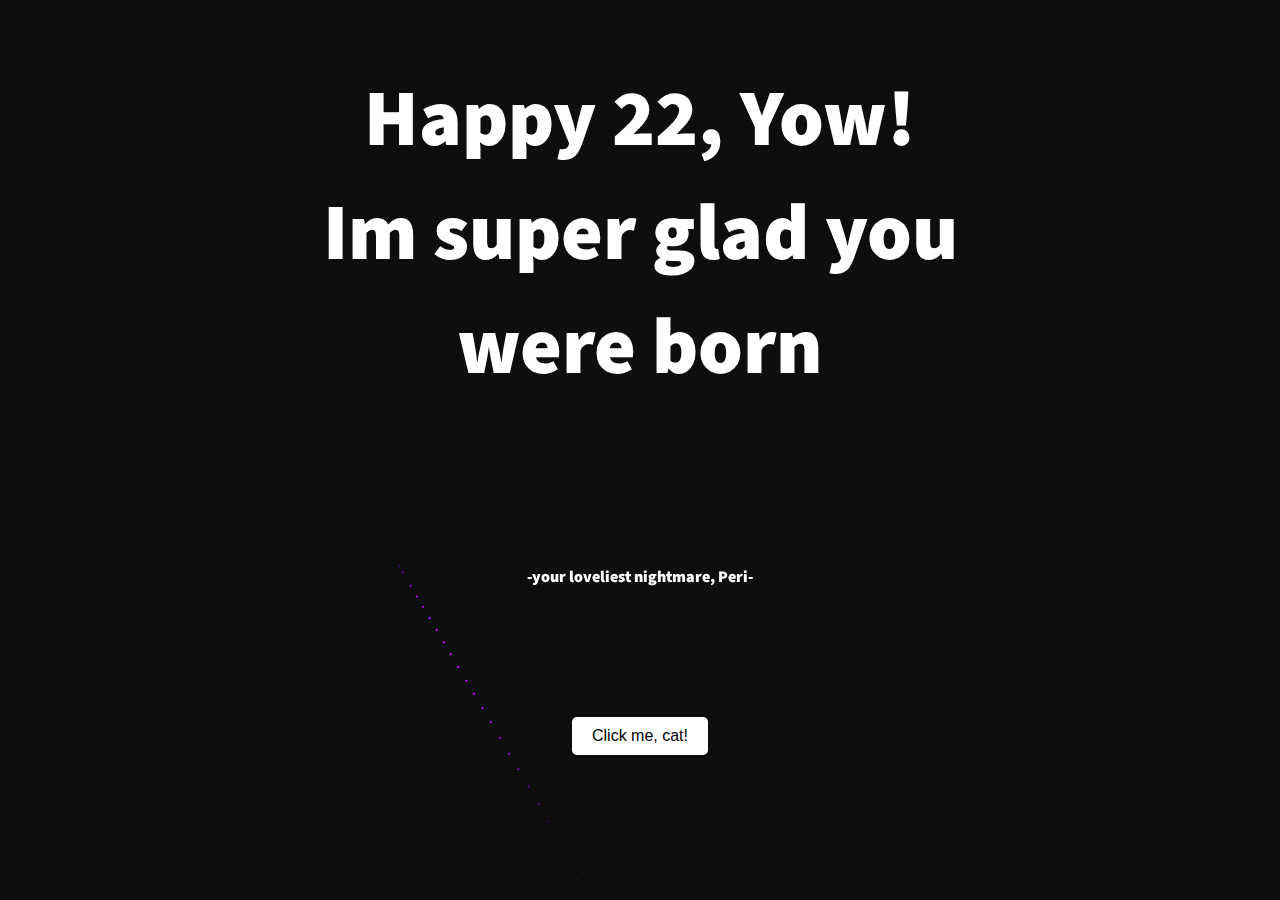
<file: index.html>
<!DOCTYPE html>
<html lang="en" >
<head>
  <meta charset="UTF-8">
  <title>Hi, ugly!</title>
  <link rel='stylesheet' href='https://fonts.googleapis.com/css?family=Source+Sans+Pro:900'><link rel="stylesheet" href="./style.css">
  <link rel="icon" href="img/cat.ico" type="image/x-icon" />
  <style>
    body {
    font-family: Arial, sans-serif;
    display: flex;
    align-items: center;
    justify-content: center;
    height: 100vh;
    margin: 0;
    background-color: #f0f0f0;
  }

  .gift-box {
    background-color: #ff3366;
    padding: 20px;
    border-radius: 10px;
    text-align: center;
    box-shadow: 0 4px 8px rgba(0, 0, 0, 0.1);
  }

  .button {
    background-color: #fff;
    color: #020202;
    padding: 10px 20px;
    border: none;
    border-radius: 5px;
    font-size: 16px;
    cursor: pointer;
    transition: background-color 0.3s, color 0.3s;
  }

  .button:hover {
    background-color: #ff3366;
    color: #fff;
  }
  </style>
</head>
<body>
<!-- partial:index.partial.html -->
<h1>Happy 22, Yow!<br>Im super glad you were born</h1>
<!-- <h5>im super glad you were born</h5> -->
<h6>-your loveliest nightmare, Peri-</h6>
<p><a href="page1.html"><button class="button" id="giftButton">Click me, cat!</button></a></p>
<canvas id="birthday"></canvas>
<!-- partial -->
  <script  src="./script.js"></script>

</body>
</html>
</file>
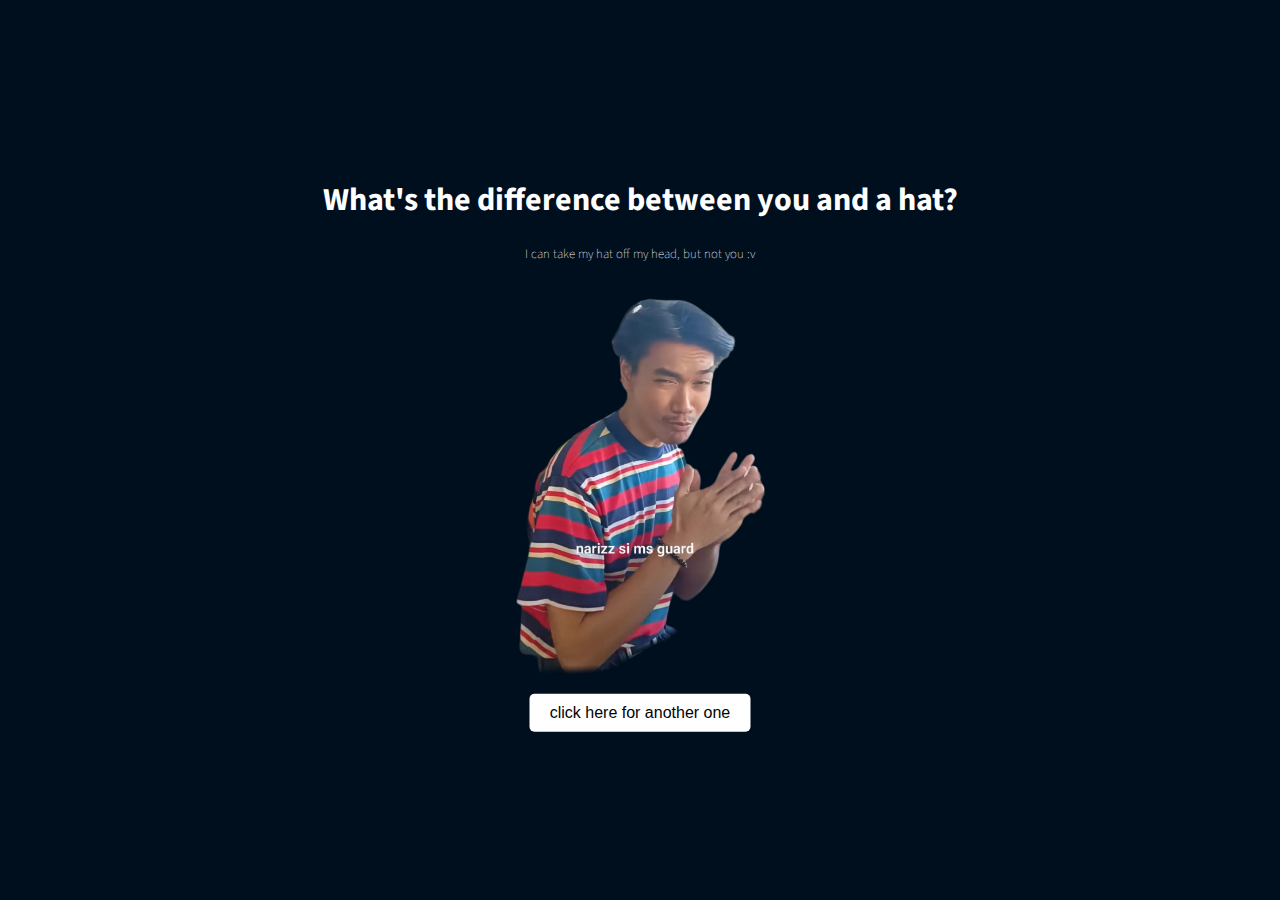
<file: page4.html>
<!DOCTYPE html>
<html lang="en" >
<head>
  <meta charset="UTF-8">
  <title>Hi, ugly!</title>
  <link rel='stylesheet' href='https://fonts.googleapis.com/css?family=Source+Sans+Pro:900'><link rel="stylesheet">
  <link rel="icon" href="img/cat.ico" type="image/x-icon" />
  <style>
    body {
        margin: 0;
        background: #000f1d;
    }

    div{
        position: absolute;
        top: 50%;
        left: 50%;
        transform: translate(-50%, -50%);
        color: #fff;
        font-family: "Source Sans Pro";
        
        font-weight: 100;
        -webkit-user-select: none;
        user-select: none;
        text-align: center;
    }

    h1 {text-align: center;font-size: 2em;}
    p {text-align: center;font-size: 0.8em;}

  .gift-box {
    background-color: #ff3366;
    padding: 20px;
    border-radius: 10px;
    text-align: center;
    box-shadow: 0 4px 8px rgba(0, 0, 0, 0.1);
  }

  .button {
    background-color: #fff;
    color: #020202;
    padding: 10px 20px;
    border: none;
    border-radius: 5px;
    font-size: 16px;
    cursor: pointer;
    transition: background-color 0.3s, color 0.3s;
  }

  .button:hover {
    background-color: #ff3366;
    color: #fff;
  }
  </style>
</head>
<body>
    <div>
        <h1>What's the difference between you and a hat?</h1>
        <p>I can take my hat off my head, but not you :v</p>
        <br>
        <img src="yowrizz.png" width="250">
        <p><a href="page5.html"><button class="button" id="giftButton">click here for another one</button></a></p>
    </div>
</body>
</html>
</file>
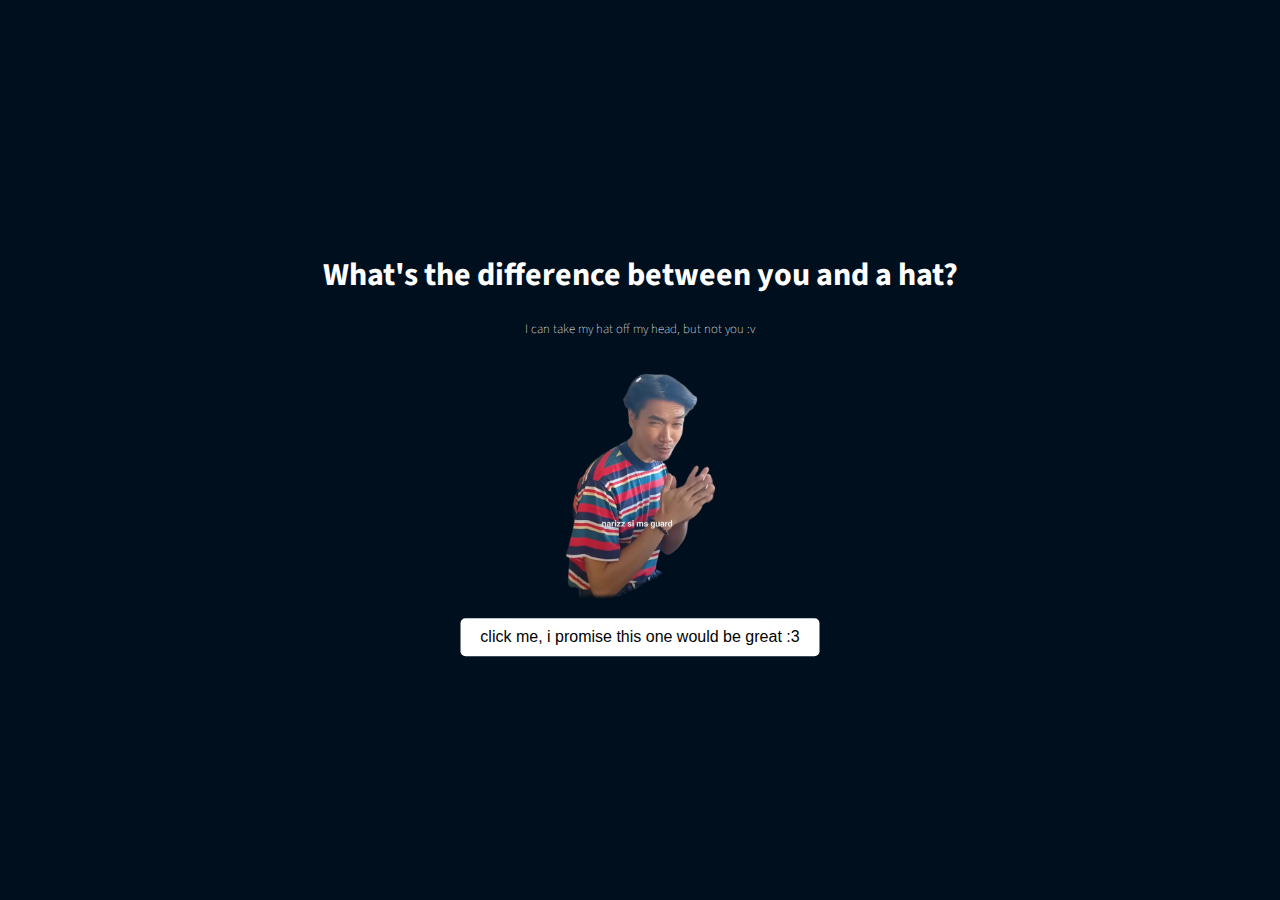
<file: page44.html>
<!DOCTYPE html>
<html lang="en" >
<head>
  <meta charset="UTF-8">
  <title>Hi, ugly!</title>
  <link rel='stylesheet' href='https://fonts.googleapis.com/css?family=Source+Sans+Pro:900'><link rel="stylesheet">
  <link rel="icon" href="img/cat.ico" type="image/x-icon" />
  <style>
    body {
        margin: 0;
        background: #000f1d;
    }

    div{
        position: absolute;
        top: 50%;
        left: 50%;
        transform: translate(-50%, -50%);
        color: #fff;
        font-family: "Source Sans Pro";
        
        font-weight: 100;
        -webkit-user-select: none;
        user-select: none;
        text-align: center;
    }

    h1 {text-align: center;font-size: 2em;}
    p {text-align: center;font-size: 0.8em;}

  .gift-box {
    background-color: #ff3366;
    padding: 20px;
    border-radius: 10px;
    text-align: center;
    box-shadow: 0 4px 8px rgba(0, 0, 0, 0.1);
  }

  .button {
    background-color: #fff;
    color: #020202;
    padding: 10px 20px;
    border: none;
    border-radius: 5px;
    font-size: 16px;
    cursor: pointer;
    transition: background-color 0.3s, color 0.3s;
  }

  .button:hover {
    background-color: #ff3366;
    color: #fff;
  }
  </style>
</head>
<body>
    <div>
        <h1>What's the difference between you and a hat?</h1>
        <p>I can take my hat off my head, but not you :v</p>
        <br>
        <img src="yowrizz.png" width="150">
        <p><a href="page4.html"><button class="button" id="giftButton">click me, i promise this one would be great :3</button></a></p>
    </div>
</body>
</html>
</file>
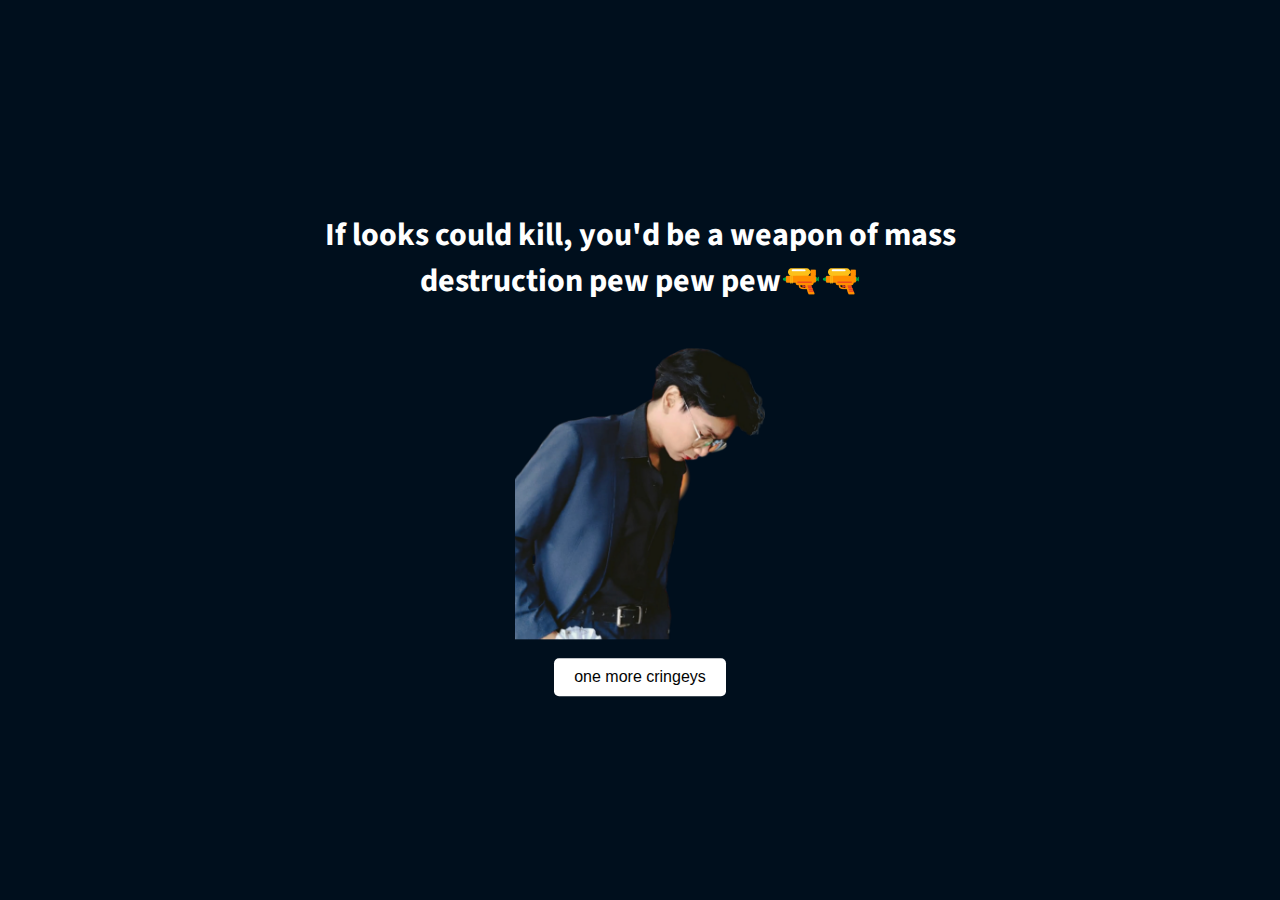
<file: page5.html>
<!DOCTYPE html>
<html lang="en" >
<head>
  <meta charset="UTF-8">
  <title>Hi, ugly!</title>
  <link rel='stylesheet' href='https://fonts.googleapis.com/css?family=Source+Sans+Pro:900'><link rel="stylesheet">
  <link rel="icon" href="img/cat.ico" type="image/x-icon" />
  <style>
    body {
        margin: 0;
        background: #000f1d;
    }

    div{
        position: absolute;
        top: 50%;
        left: 50%;
        transform: translate(-50%, -50%);
        color: #fff;
        font-family: "Source Sans Pro";
        
        font-weight: 100;
        -webkit-user-select: none;
        user-select: none;
        text-align: center;
    }

    h1 {text-align: center;font-size: 2em;}
    p {text-align: center;font-size: 0.8em;}

  .gift-box {
    background-color: #ff3366;
    padding: 20px;
    border-radius: 10px;
    text-align: center;
    box-shadow: 0 4px 8px rgba(0, 0, 0, 0.1);
  }

  .button {
    background-color: #fff;
    color: #020202;
    padding: 10px 20px;
    border: none;
    border-radius: 5px;
    font-size: 16px;
    cursor: pointer;
    transition: background-color 0.3s, color 0.3s;
  }

  .button:hover {
    background-color: #ff3366;
    color: #fff;
  }
  </style>
</head>
<body>
    <div>
        <h1>If looks could kill, you'd be a weapon of mass destruction pew pew pew🔫🔫</h1>
        <br>
        <img src="yowrizz2.png" width="250">
        <p><a href="page6.html"><button class="button" id="giftButton">one more cringeys</button></a></p>
    </div>
</body>
</html>
</file>
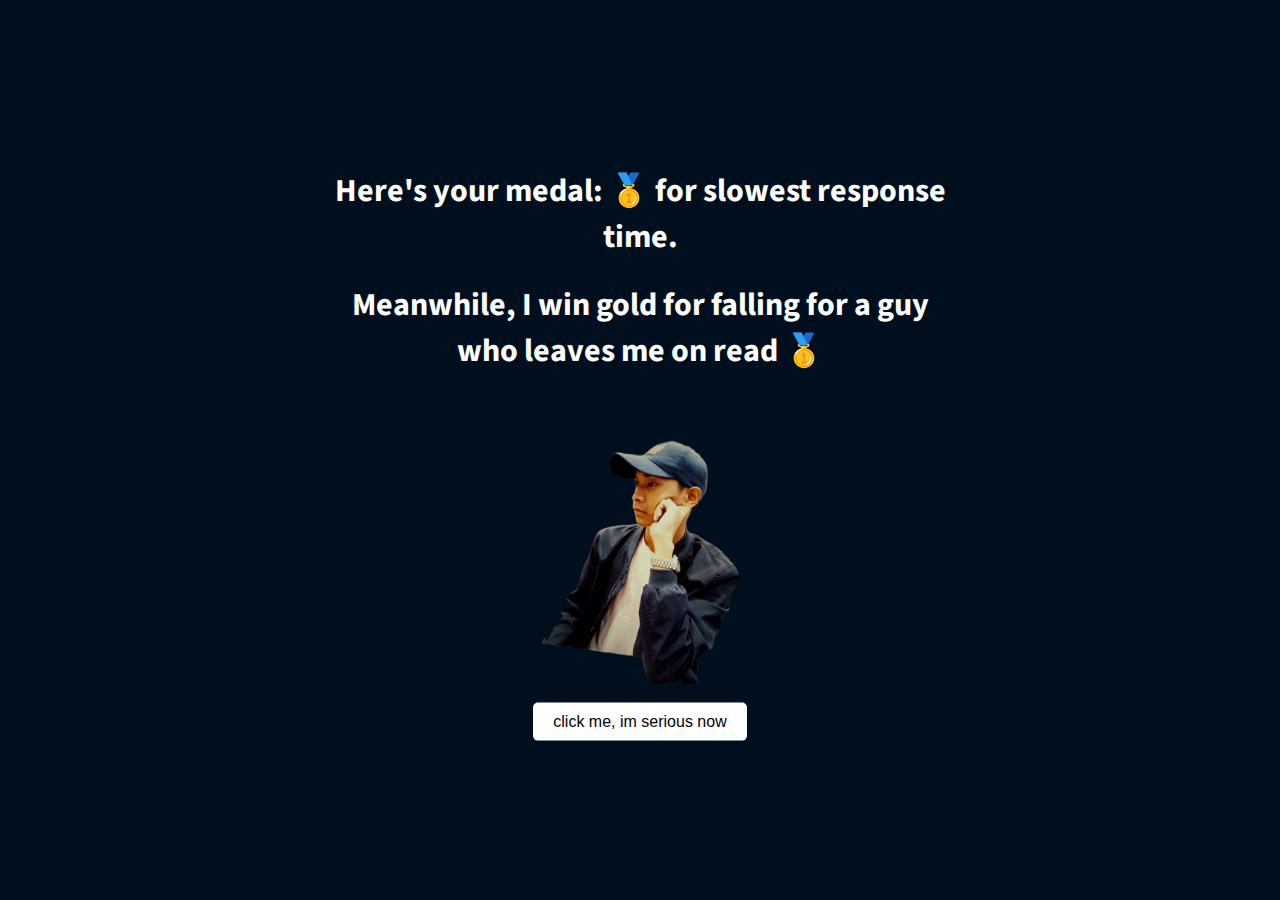
<file: page6.html>
<!DOCTYPE html>
<html lang="en" >
<head>
  <meta charset="UTF-8">
  <title>Hi, ugly!</title>
  <link rel='stylesheet' href='https://fonts.googleapis.com/css?family=Source+Sans+Pro:900'><link rel="stylesheet">
  <link rel="icon" href="img/cat.ico" type="image/x-icon" />
  <style>
    body {
        margin: 0;
        background: #000f1d;
    }

    div{
        position: absolute;
        top: 50%;
        left: 50%;
        transform: translate(-50%, -50%);
        color: #fff;
        font-family: "Source Sans Pro";
        
        font-weight: 100;
        -webkit-user-select: none;
        user-select: none;
        text-align: center;
    }

    h1 {text-align: center;font-size: 2em;}
    p {text-align: center;font-size: 0.8em;}

  .gift-box {
    background-color: #ff3366;
    padding: 20px;
    border-radius: 10px;
    text-align: center;
    box-shadow: 0 4px 8px rgba(0, 0, 0, 0.1);
  }

  .button {
    background-color: #fff;
    color: #020202;
    padding: 10px 20px;
    border: none;
    border-radius: 5px;
    font-size: 16px;
    cursor: pointer;
    transition: background-color 0.3s, color 0.3s;
  }

  .button:hover {
    background-color: #ff3366;
    color: #fff;
  }
  </style>
</head>
<body>
    <div>
        <h1>Here's your medal: 🥇 for slowest response time.</h1>
        <h1>Meanwhile, I win gold for falling for a guy who leaves me on read 🥇</h1>
        <br>
        <img src="yowrizz3.png" width="200">
        <p><a href="page7.html"><button class="button" id="giftButton">click me, im serious now</button></a></p>
    </div>
</body>
</html>
</file>
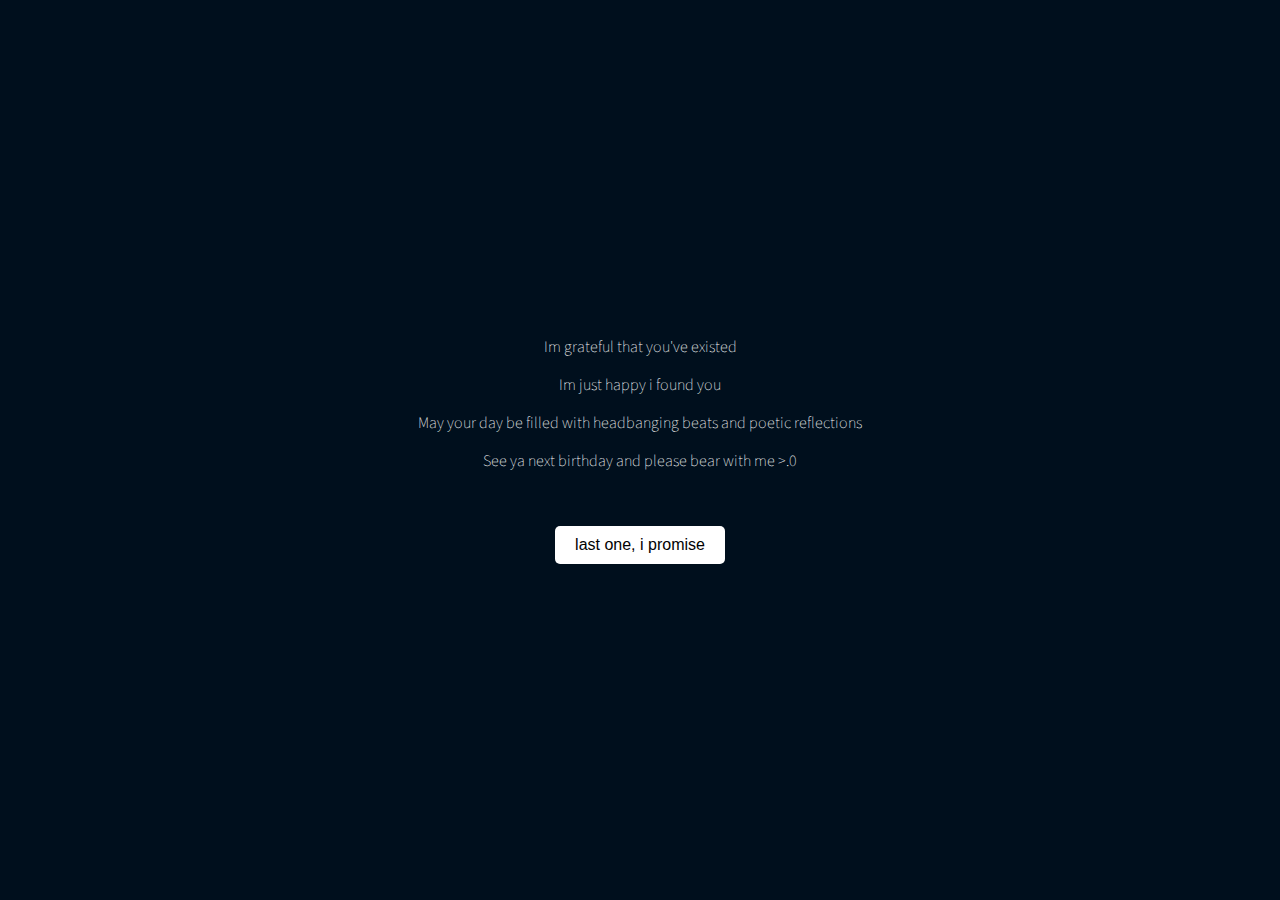
<file: page7.html>
<!DOCTYPE html>
<html lang="en" >
<head>
  <meta charset="UTF-8">
  <title>Hi, ugly!</title>
  <link rel='stylesheet' href='https://fonts.googleapis.com/css?family=Source+Sans+Pro:900'><link rel="stylesheet">
  <link rel="icon" href="img/cat.ico" type="image/x-icon" />
  <style>
    body {
        margin: 0;
        background: #000f1d;
    }

    div{
        position: absolute;
        top: 50%;
        left: 50%;
        transform: translate(-50%, -50%);
        color: #fff;
        font-family: "Source Sans Pro";
        
        font-weight: 100;
        -webkit-user-select: none;
        user-select: none;
        text-align: center;
    }

    h1 {text-align: center;font-size: 2em;}
    p {text-align: center;font-size: 1em;}

  .gift-box {
    background-color: #ff3366;
    padding: 20px;
    border-radius: 10px;
    text-align: center;
    box-shadow: 0 4px 8px rgba(0, 0, 0, 0.1);
  }

  .button {
    background-color: #fff;
    color: #020202;
    padding: 10px 20px;
    border: none;
    border-radius: 5px;
    font-size: 16px;
    cursor: pointer;
    transition: background-color 0.3s, color 0.3s;
  }

  .button:hover {
    background-color: #ff3366;
    color: #fff;
  }
  </style>
</head>
<body>
    <div>
        <p>Im grateful that you've existed</p>
        <p>Im just happy i found you</p>
        <p>May your day be filled with headbanging beats and poetic reflections</p>
        <p>See ya next birthday and please bear with me >.0</p>
        <br>
        <p><a href="page8.html"><button class="button" id="giftButton">last one, i promise</button></a></p>
    </div>
</body>
</html>
</file>
<file: style.css>
body {
  margin: 0;
  background: #000f1d;
  cursor: crosshair;
  text-align: center;
}
canvas{display:block}
h1 {
  position: absolute;
  top: 20%;
  left: 50%;
  transform: translate(-50%, -50%);
  color: #fff;
  font-family: "Source Sans Pro";
  font-size: 5em;
  font-weight: 900;
  -webkit-user-select: none;
  user-select: none;
}
h5 {
  position: absolute;
  top: 40%;
  left: 50%;
  transform: translate(-50%, -50%);
  color: #fff;
  font-family: "Source Sans Pro";
  font-size: 1.5em;
  font-weight: 900;
  -webkit-user-select: none;
  user-select: none;
}
h6 {
  position: absolute;
  top: 60%;
  left: 50%;
  transform: translate(-50%, -50%);
  color: #fff;
  font-family: "Source Sans Pro";
  font-size: 1em;
  font-weight: 900;
  -webkit-user-select: none;
  user-select: none;
}
p {
  position: absolute;
  top: 80%;
  left: 50%;
  transform: translate(-50%, -50%);
  color: #fff;
  font-family: "Source Sans Pro";
  font-size: 1em;
  font-weight: 900;
  -webkit-user-select: none;
  user-select: none;
}
.gift-box {
  background-color: #ff3366;
  padding: 20px;
  border-radius: 10px;
  text-align: center;
  box-shadow: 0 4px 8px rgba(0, 0, 0, 0.1);
}

.button {
  background-color: #fff;
  color: #ff3366;
  padding: 10px 20px;
  border: none;
  border-radius: 5px;
  font-size: 16px;
  cursor: pointer;
  transition: background-color 0.3s, color 0.3s;
}

.button:hover {
  background-color: #ff3366;
  color: #fff;
}
</file>
